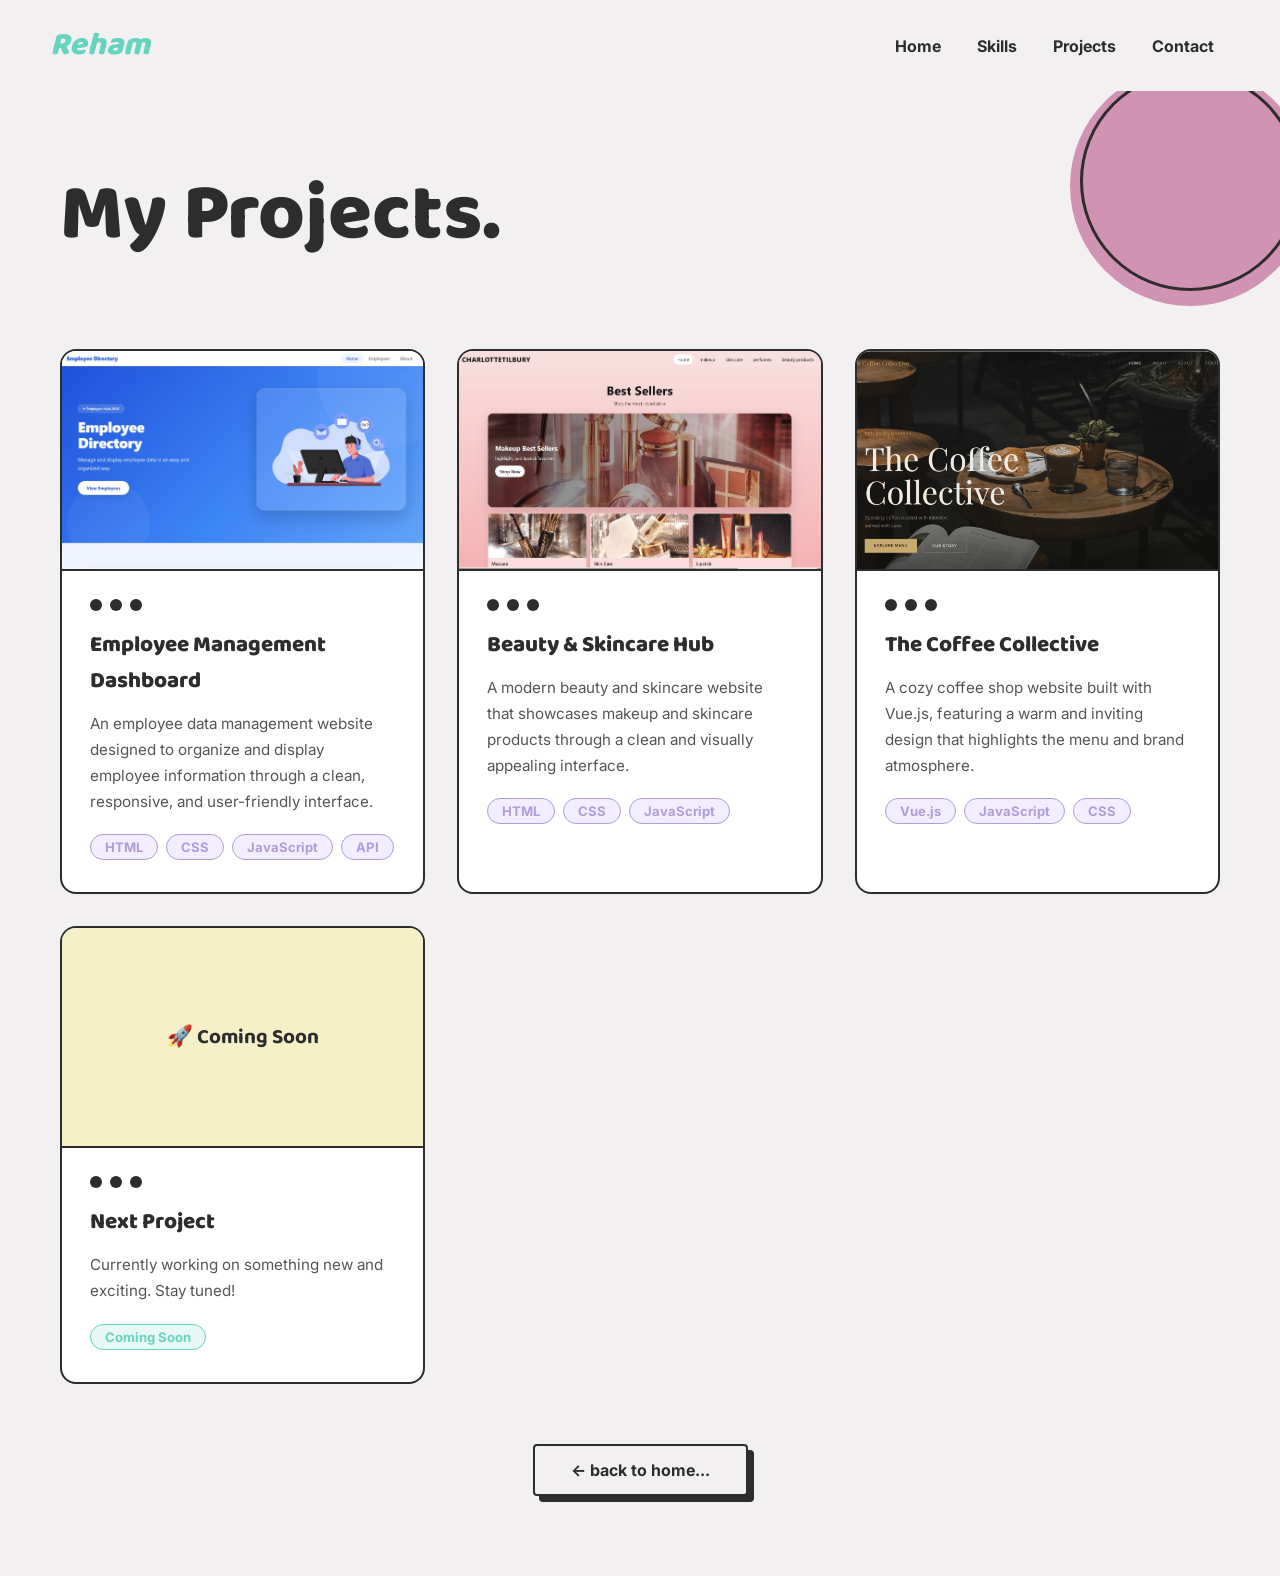
<file: project.html>
<!DOCTYPE html>
<html lang="en">
<head>
  <meta charset="UTF-8" />
  <meta name="viewport" content="width=device-width, initial-scale=1.0" />
  <title>Projects - Reham</title>
  <link rel="preconnect" href="https://fonts.googleapis.com">
  <link rel="preconnect" href="https://fonts.gstatic.com" crossorigin>
  <link href="https://fonts.googleapis.com/css2?family=Baloo+2:wght@400;600;700;800&family=Inter:wght@400;500;600;700;800&display=swap" rel="stylesheet">
  <link rel="stylesheet" href="project.css" />
</head>
<body>

  <!-- NAVBAR -->
  <nav class="navbar">
    <a href="index.html" class="nav-logo">Reham</a>
    <button class="hamburger-btn" id="hamburgerBtn" aria-label="فتح القائمة">
      <span></span><span></span><span></span>
    </button>
    <div class="nav-links" id="navLinks">
      <a href="index.html" data-text="Home">Home</a>
      <a href="skills.html" data-text="Skills">Skills</a>
      <a href="project.html" data-text="Projects">Projects</a>
      <a href="index.html#contact" data-text="Contact">Contact</a>
    </div>
  </nav>

  <!-- TITLE -->
  <div class="page-header">
    <div class="circle"></div>
    <div class="circle-outline"></div>
    <h1 class="main-title">My Projects.</h1>
  </div>

  <!-- PROJECTS GRID -->
  <div class="projects-wrap">

    <!-- Project 1: Employee Dashboard -->
    <a href="https://rehamm333.github.io/employee-dashboard/" target="_blank" class="project-card">
      <div class="project-img">
        <img src="img.jpeg" alt="Employee Management Dashboard" />
      </div>
      <div class="project-info">
        <div class="card-dots"><span></span><span></span><span></span></div>
        <h3 class="project-title">Employee Management Dashboard</h3>
        <p class="project-desc">
          An employee data management website designed to organize and display
          employee information through a clean, responsive, and user-friendly interface.
        </p>
        <div class="tech-tags">
          <span>HTML</span>
          <span>CSS</span>
          <span>JavaScript</span>
          <span>API</span>
        </div>
      </div>
    </a>

    <!-- Project 2: Beauty & Skincare (Veloura) -->
    <a href="https://rehamm333.github.io/Veloura-Beauty/" target="_blank" class="project-card">
      <div class="project-img">
        <img src="img2.jpeg" alt="Beauty & Skincare Hub" />
      </div>
      <div class="project-info">
        <div class="card-dots"><span></span><span></span><span></span></div>
        <h3 class="project-title">Beauty & Skincare Hub</h3>
        <p class="project-desc">
          A modern beauty and skincare website that showcases makeup and skincare
          products through a clean and visually appealing interface.
        </p>
        <div class="tech-tags">
          <span>HTML</span>
          <span>CSS</span>
          <span>JavaScript</span>
        </div>
      </div>
    </a>

    <!-- Project 3: The Coffee Collective -->
    <a href="https://rehamm333.github.io/coffee-collective/" target="_blank" class="project-card">
      <div class="project-img">
        <img src="img3.png" alt="The Coffee Collective" />
      </div>
      <div class="project-info">
        <div class="card-dots"><span></span><span></span><span></span></div>
        <h3 class="project-title">The Coffee Collective</h3>
        <p class="project-desc">
          A cozy coffee shop website built with Vue.js, featuring a warm and inviting
          design that highlights the menu and brand atmosphere.
        </p>
        <div class="tech-tags">
          <span>Vue.js</span>
          <span>JavaScript</span>
          <span>CSS</span>
        </div>
      </div>
    </a>

    <!-- Project 4: Next Project (Coming Soon) -->
    <div class="project-card coming-soon no-link">
      <div class="project-img empty-img">
        <p>🚀 Coming Soon</p>
      </div>
      <div class="project-info">
        <div class="card-dots"><span></span><span></span><span></span></div>
        <h3 class="project-title">Next Project</h3>
        <p class="project-desc">Currently working on something new and exciting. Stay tuned!</p>
        <div class="tech-tags">
          <span>Coming Soon</span>
        </div>
      </div>
    </div>

  </div>

  <!-- BACK BUTTON -->
  <div class="btn-wrap">
    <a href="index.html" class="back-btn">← back to home...</a>
  </div>

  <script>
    // ===== HAMBURGER MENU =====
    const hamburgerBtn = document.getElementById('hamburgerBtn');
    const navLinks = document.getElementById('navLinks');

    if (hamburgerBtn && navLinks) {
      hamburgerBtn.addEventListener('click', () => {
        navLinks.classList.toggle('nav-open');
      });

      navLinks.querySelectorAll('a').forEach(link => {
        link.addEventListener('click', () => {
          navLinks.classList.remove('nav-open');
        });
      });

      document.addEventListener('click', (e) => {
        if (!hamburgerBtn.contains(e.target) && !navLinks.contains(e.target)) {
          navLinks.classList.remove('nav-open');
        }
      });
    }
  </script>

</body>
</html>
</file>
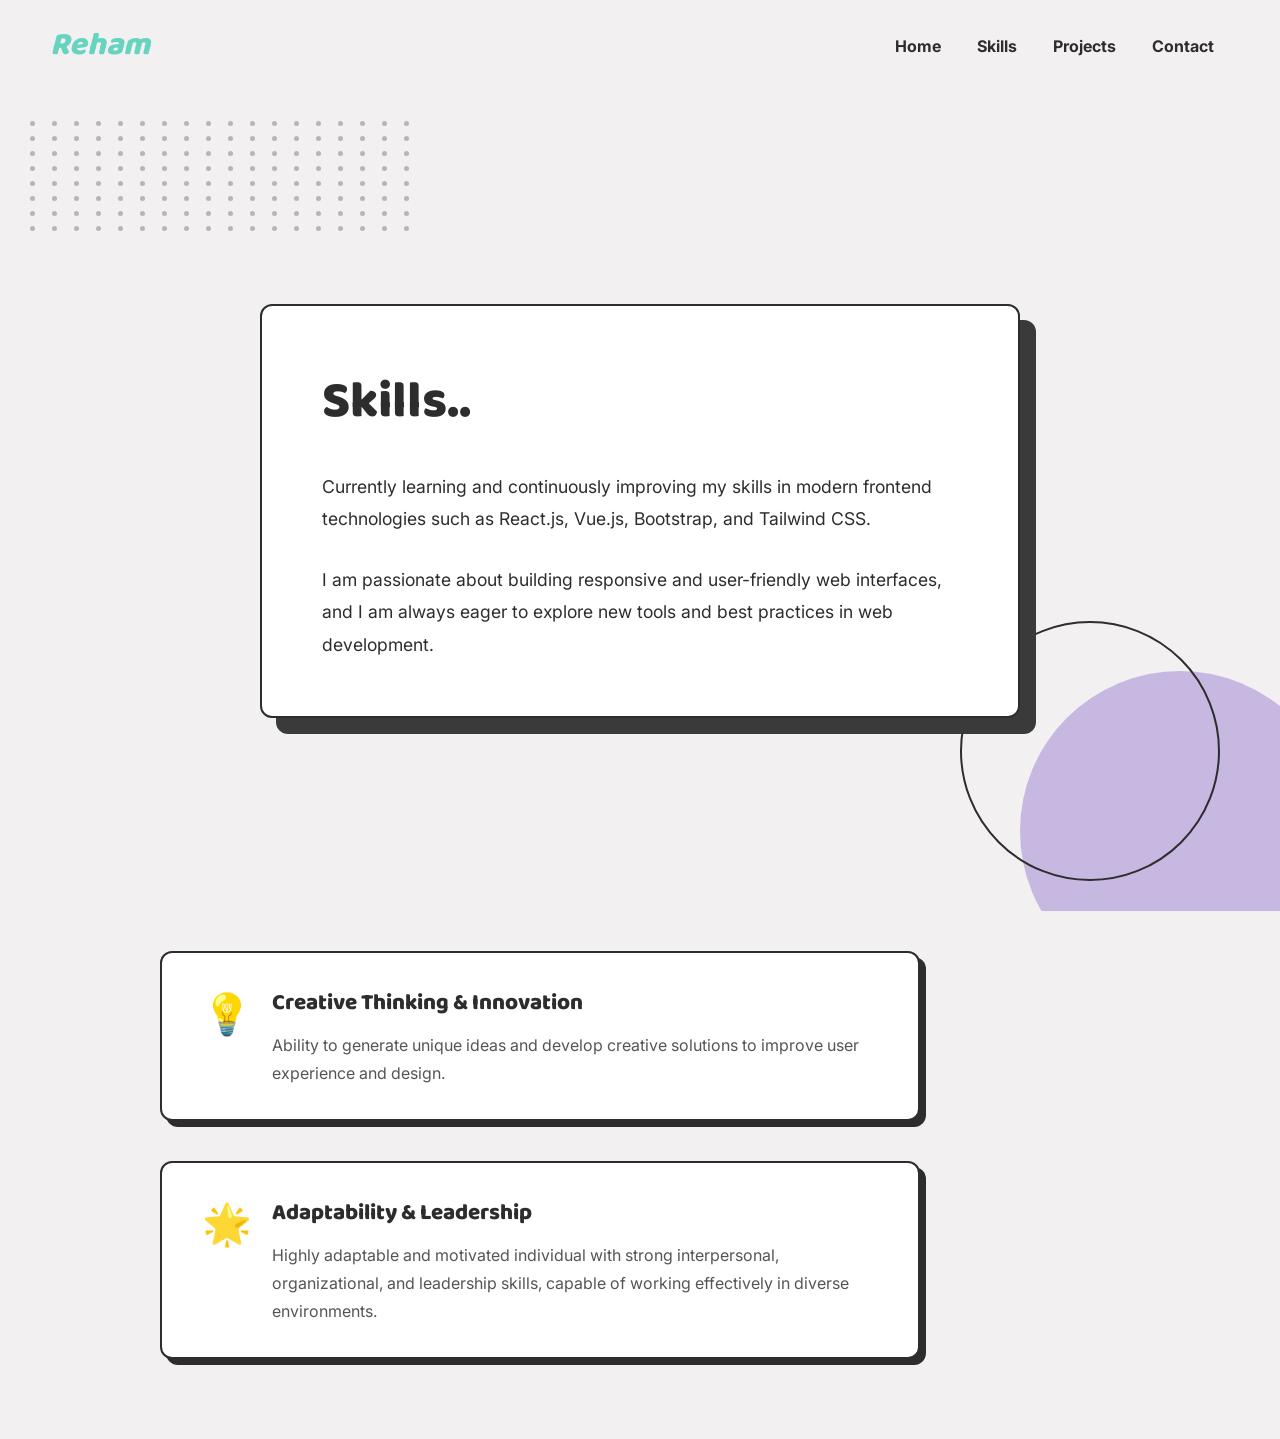
<file: skills.html>
<!DOCTYPE html>
<html lang="en">
<head>
  <meta charset="UTF-8" />
  <meta name="viewport" content="width=device-width, initial-scale=1.0" />
  <title>Skills - Reham</title>
  <link rel="preconnect" href="https://fonts.googleapis.com">
  <link rel="preconnect" href="https://fonts.gstatic.com" crossorigin>
  <link href="https://fonts.googleapis.com/css2?family=Baloo+2:wght@400;600;700;800&family=Inter:wght@400;500;600;700;800&display=swap" rel="stylesheet">
  <link rel="stylesheet" href="skills.css" />
</head>
<body>

  <!-- NAVBAR -->
  <nav class="navbar">
    <a href="index.html" class="nav-logo">Reham</a>
    <button class="hamburger-btn" id="hamburgerBtn" aria-label="فتح القائمة">
      <span></span><span></span><span></span>
    </button>
    <div class="nav-links" id="navLinks">
      <a href="index.html" data-text="Home">Home</a>
      <a href="skills.html" data-text="Skills">Skills</a>
      <a href="project.html" data-text="Projects">Projects</a>
      <a href="index.html#contact" data-text="Contact">Contact</a>
    </div>
  </nav>

  <!-- HERO CARD -->
  <div class="page">

    <div class="dots">
      <script>
        for(let i = 0; i < 144; i++) document.write('<span></span>');
      </script>
    </div>

    <div class="circle"></div>
    <div class="circle-outline"></div>

    <div class="card-box">
      <div class="card-shadow"></div>
      <div class="card">
        <h2 class="skills-heading">Skills..</h2>
        <p>
          Currently learning and continuously improving my skills in modern frontend technologies
          such as React.js, Vue.js, Bootstrap, and Tailwind CSS.
        </p>
        <p class="card-p2">
          I am passionate about building responsive and user-friendly web interfaces,
          and I am always eager to explore new tools and best practices in web development.
        </p>
      </div>
    </div>

  </div>

  <!-- مربع ثاني -->
  <div class="extra-box-wrap">
    <div class="extra-box">
      <div class="extra-icon">💡</div>
      <div class="extra-text">
        <h3>Creative Thinking & Innovation</h3>
        <p>Ability to generate unique ideas and develop creative solutions to improve user experience and design.</p>
      </div>
    </div>
  </div>

  <!-- مربع ثالث -->
  <div class="extra-box-wrap">
    <div class="extra-box">
      <div class="extra-icon">🌟</div>
      <div class="extra-text">
        <h3>Adaptability & Leadership</h3>
        <p>Highly adaptable and motivated individual with strong interpersonal, organizational, and leadership skills, capable of working effectively in diverse environments.</p>
      </div>
    </div>
  </div>

  <script>
    // ===== HAMBURGER MENU =====
    const hamburgerBtn = document.getElementById('hamburgerBtn');
    const navLinks = document.getElementById('navLinks');

    if (hamburgerBtn && navLinks) {
      hamburgerBtn.addEventListener('click', () => {
        navLinks.classList.toggle('nav-open');
      });

      navLinks.querySelectorAll('a').forEach(link => {
        link.addEventListener('click', () => {
          navLinks.classList.remove('nav-open');
        });
      });

      document.addEventListener('click', (e) => {
        if (!hamburgerBtn.contains(e.target) && !navLinks.contains(e.target)) {
          navLinks.classList.remove('nav-open');
        }
      });
    }
  </script>

</body>
</html>
</file>
<file: project.css>
* { margin: 0; padding: 0; box-sizing: border-box; }

body {
  font-family: 'Inter', sans-serif;
  background: #f3f0f2;
  min-height: 100vh;
  overflow-x: hidden;
}

/* ===== NAVBAR ===== */
.navbar {
  display: flex;
  justify-content: space-between;
  align-items: center;
  padding: 20px 50px;
  background: #f3f0f2;
}

.nav-logo {
  font-family: 'Baloo 2', cursive;
  font-size: 2rem;
  font-weight: 800;
  color: #67d4c0;
  text-decoration: none;
  font-style: italic;
}

.nav-links { display: flex; gap: 4px; }

.nav-links a {
  text-decoration: none;
  color: #2d2d2d;
  font-size: 1rem;
  font-weight: 700;
  padding: 6px 16px;
  border-radius: 50px;
  position: relative;
  display: inline-block;
  transition: color 0.2s;
}

.nav-links a::after {
  content: '';
  position: absolute;
  bottom: 2px; left: 16px; right: 16px;
  height: 2.5px;
  background: #2d2d2d;
  border-radius: 2px;
  transform: scaleX(0);
  transform-origin: center;
  transition: transform 0.25s ease;
  z-index: 1;
}

.nav-links a:hover::after { transform: scaleX(1); }

.nav-links a::before {
  content: attr(data-text);
  position: absolute;
  inset: 0;
  display: flex;
  align-items: center;
  justify-content: center;
  color: #b19cd9;
  font-size: 1rem;
  font-weight: 700;
  opacity: 0;
  transform: scale(1.2);
  transition: opacity 0.2s, transform 0.2s;
  pointer-events: none;
  z-index: 0;
}

.nav-links a:hover { color: transparent; }
.nav-links a:hover::before { opacity: 1; transform: scale(1); }

/* ===== PAGE HEADER ===== */
.page-header {
  padding: 60px 60px 40px;
  position: relative;
  overflow: hidden;
  min-height: 220px;
  display: flex;
  align-items: center;
}

.circle {
  position: absolute;
  top: -25px;
  right: -30px;
  width: 240px;
  height: 240px;
  border-radius: 50%;
  background: #d193b3;
  z-index: 0;
}

.circle-outline {
  position: absolute;
  top: -20px;
  right: -20px;
  width: 220px;
  height: 220px;
  border-radius: 50%;
  border: 3px solid #2d2d2d;
  background: transparent;
  z-index: 1;
}

.main-title {
  font-family: 'Baloo 2', cursive;
  font-size: 5rem;
  font-weight: 800;
  color: #2d2d2d;
  display: inline;
  position: relative;
  z-index: 2;
  background-image: linear-gradient(#f9c5c5, #f9c5c5);
  background-size: 0% 40%;
  background-repeat: no-repeat;
  background-position: 0 88%;
  transition: background-size 0.3s ease;
  cursor: default;
}

.main-title:hover { background-size: 60% 40%; }

/* ===== PROJECTS GRID ===== */
.projects-wrap {
  padding: 30px 60px 0;
  display: grid;
  grid-template-columns: repeat(auto-fit, minmax(340px, 1fr));
  gap: 32px;
  max-width: 1300px;
  margin: 0 auto;
}

.project-card {
  background: #ffffff;
  border: 2.5px solid #2d2d2d;
  border-radius: 16px;
  overflow: hidden;
  transition: transform 0.3s ease, box-shadow 0.3s ease;
  cursor: pointer;
  display: block;
  text-decoration: none;
  color: inherit;
}

.project-card:hover {
  transform: scale(1.03);
  box-shadow: 7px 7px 0px #2d2d2d;
}

.no-link { cursor: default; }

.project-img {
  width: 100%;
  height: 220px;
  overflow: hidden;
  border-bottom: 2.5px solid #2d2d2d;
}

.project-img img {
  width: 100%;
  height: 100%;
  object-fit: cover;
  transition: transform 0.4s ease;
}

.project-card:hover .project-img img { transform: scale(1.06); }

.empty-img {
  background: #f5f0c8;
  display: flex;
  align-items: center;
  justify-content: center;
  font-family: 'Baloo 2', cursive;
  font-size: 1.3rem;
  font-weight: 700;
  color: #2d2d2d;
}

.project-info { padding: 28px 28px 32px; }

.card-dots {
  display: flex;
  gap: 8px;
  margin-bottom: 16px;
}

.card-dots span {
  width: 12px; height: 12px;
  border-radius: 50%;
  background: #2d2d2d;
  display: block;
}

.project-title {
  font-family: 'Baloo 2', cursive;
  font-size: 1.4rem;
  font-weight: 800;
  color: #2d2d2d;
  margin-bottom: 12px;
  display: inline;
  background-image: linear-gradient(#f9c5c5, #f9c5c5);
  background-size: 0% 45%;
  background-repeat: no-repeat;
  background-position: 0 90%;
  transition: background-size 0.3s ease;
}

.project-card:hover .project-title { background-size: 100% 45%; }

.project-desc {
  font-size: 0.95rem;
  color: #555;
  line-height: 1.7;
  margin-top: 12px;
  margin-bottom: 20px;
  transition: color 0.3s ease;
}

.project-card:hover .project-desc { color: #b19cd9; }

.tech-tags {
  display: flex;
  flex-wrap: wrap;
  gap: 8px;
}

.tech-tags span {
  font-size: 0.82rem;
  font-weight: 700;
  color: #b19cd9;
  background: #f3eeff;
  padding: 4px 14px;
  border-radius: 50px;
  border: 1.5px solid #b19cd9;
}

.coming-soon .tech-tags span {
  color: #67d4c0;
  background: #e8f8f5;
  border-color: #67d4c0;
}

/* ===== BACK BTN ===== */
.btn-wrap {
  display: flex;
  justify-content: center;
  padding: 60px 0 80px;
}

.back-btn {
  text-decoration: none;
  color: #2d2d2d;
  font-family: 'Inter', sans-serif;
  font-size: 1rem;
  font-weight: 700;
  padding: 14px 36px;
  border: 2.5px solid #2d2d2d;
  border-radius: 4px;
  background: #f3f0f2;
  box-shadow: 6px 6px 0px #2d2d2d;
  transition: box-shadow 0.2s, transform 0.2s;
  display: inline-block;
}

.back-btn:hover {
  box-shadow: 2px 2px 0px #2d2d2d;
  transform: translate(4px, 4px);
}

/* ===== RESPONSIVE ===== */
@media (max-width: 768px) {
  .navbar { padding: 16px 20px; }
  .page-header { padding: 40px 20px; min-height: 150px; }
  .main-title { font-size: 3.5rem; }
  .circle, .circle-outline { display: none; }
  .projects-wrap { padding: 30px 20px 0; grid-template-columns: 1fr; }
}


/* ===== HAMBURGER MENU (Projects Page) ===== */
.hamburger-btn {
  display: none;
  flex-direction: column;
  justify-content: center;
  gap: 5px;
  width: 34px;
  height: 34px;
  background: none;
  border: none;
  cursor: pointer;
  padding: 4px;
}
.hamburger-btn span {
  display: block;
  width: 100%;
  height: 3px;
  background: #2d2d2d;
  border-radius: 2px;
}

@media (max-width: 768px) {
  .navbar { position: relative; }
  .hamburger-btn { display: flex; }

  .nav-links {
    display: none;
    position: absolute;
    top: 56px;
    right: 20px;
    background: #ffffff;
    border: 2px solid #2d2d2d;
    border-radius: 10px;
    box-shadow: 5px 5px 0px #2d2d2d;
    padding: 10px 8px;
    flex-direction: column;
    align-items: stretch;
    gap: 4px;
    z-index: 50;
    min-width: 150px;
  }
  .nav-links.nav-open { display: flex; }

  .nav-links a {
    text-align: center;
    padding: 8px 10px;
  }
}
</file>
<file: skills.css>
* { margin: 0; padding: 0; box-sizing: border-box; }

body {
  font-family: 'Inter', sans-serif;
  background: #f3f0f2;
  min-height: 100vh;
  overflow-x: hidden;
}

/* ===== NAVBAR ===== */
.navbar {
  display: flex;
  justify-content: space-between;
  align-items: center;
  padding: 20px 50px;
  background: #f3f0f2;
}

.nav-logo {
  font-family: 'Baloo 2', cursive;
  font-size: 2rem;
  font-weight: 800;
  color: #67d4c0;
  text-decoration: none;
  font-style: italic;
}

.nav-links {
  display: flex;
  gap: 4px;
}

.nav-links a {
  text-decoration: none;
  color: #2d2d2d;
  font-size: 1rem;
  font-weight: 700;
  padding: 6px 16px;
  border-radius: 50px;
  position: relative;
  display: inline-block;
  transition: color 0.2s;
}

.nav-links a::after {
  content: '';
  position: absolute;
  bottom: 2px; left: 16px; right: 16px;
  height: 2.5px;
  background: #2d2d2d;
  border-radius: 2px;
  transform: scaleX(0);
  transform-origin: center;
  transition: transform 0.25s ease;
  z-index: 1;
}

.nav-links a:hover::after { transform: scaleX(1); }

.nav-links a::before {
  content: attr(data-text);
  position: absolute;
  inset: 0;
  display: flex;
  align-items: center;
  justify-content: center;
  color: #b19cd9;
  font-size: 1rem;
  font-weight: 700;
  opacity: 0;
  transform: scale(1.2);
  transition: opacity 0.2s, transform 0.2s;
  pointer-events: none;
  z-index: 0;
}

.nav-links a:hover { color: transparent; }
.nav-links a:hover::before { opacity: 1; transform: scale(1); }

/* ===== PAGE ===== */
.page {
  position: relative;
  min-height: calc(100vh - 80px);
  display: flex;
  align-items: center;
  justify-content: flex-start;
  padding: 60px 40px 40px 260px;
  overflow: hidden;
}

/* ===== نقاط ===== */
.dots {
  position: absolute;
  top: 30px;
  left: 30px;
  display: grid;
  grid-template-columns: repeat(18, 12px);
  gap: 10px;
  z-index: 0;
}

.dots span {
  width: 5px;
  height: 5px;
  border-radius: 50%;
  background: #2d2d2d;
  opacity: 0.3;
  display: block;
}

/* ===== دوائر ===== */
.circle {
  position: absolute;
  bottom: -80px;
  right: -60px;
  width: 320px;
  height: 320px;
  border-radius: 50%;
  background: #b19cd9;
  opacity: 0.65;
  z-index: 0;
}

.circle-outline {
  position: absolute;
  bottom: 30px;
  right: 60px;
  width: 260px;
  height: 260px;
  border-radius: 50%;
  border: 2.5px solid #2d2d2d;
  background: transparent;
  z-index: 1;
}

/* ===== CARD ===== */
.card-box {
  position: relative;
  z-index: 2;
  max-width: 760px;
  width: 100%;
  overflow: visible;
  transition: transform 0.3s ease;
}

.card-box:hover {
  transform: scale(1.02);
}

.card-shadow {
  position: absolute;
  top: 16px;
  left: 16px;
  width: 100%;
  height: 100%;
  background: #3a3a3a;
  border-radius: 12px;
  z-index: 0;
}

.card {
  position: relative;
  z-index: 1;
  background: #ffffff;
  border: 2.5px solid #2d2d2d;
  border-radius: 12px;
  padding: 55px 60px;
}

.card h2 {
  font-family: 'Baloo 2', cursive;
  font-size: 3.2rem;
  font-weight: 800;
  color: #2d2d2d;
  display: inline;
  background-image: linear-gradient(#f9c5c5, #f9c5c5);
  background-size: 0% 40%;
  background-repeat: no-repeat;
  background-position: 0 88%;
  transition: background-size 0.3s ease;
}

.card:hover h2 {
  background-size: 55% 40%;
}

.card p {
  font-size: 1.1rem;
  color: #2d2d2d;
  line-height: 1.85;
  margin-top: 28px;
}

.card-p2 { margin-top: 20px; }

/* ===== RESPONSIVE ===== */
@media (max-width: 1100px) {
  .page { padding: 60px 40px; justify-content: center; }
}

@media (max-width: 768px) {
  .navbar { padding: 16px 20px; }
  .page { padding: 40px 20px; }
  .card { padding: 36px 30px; }
  .card h2 { font-size: 2.4rem; }
  .dots { display: none; }
  .circle, .circle-outline { display: none; }
}

/* ===== EXTRA BOX ===== */
.extra-box-wrap {
  display: flex;
  justify-content: flex-start;
  padding: 0 40px 0 160px;
  margin-top: 40px;
  margin-bottom: 0;
}

.extra-box-wrap + .extra-box-wrap {
  margin-top: 40px;
}

.extra-box-wrap:last-of-type {
  margin-bottom: 80px;
}

.extra-box {
  display: flex;
  align-items: flex-start;
  gap: 20px;
  max-width: 760px;
  width: 100%;
  background: #ffffff;
  border: 2.5px solid #2d2d2d;
  border-radius: 12px;
  padding: 32px 40px;
  box-shadow: 6px 6px 0px #2d2d2d;
  transition: transform 0.3s ease;
}

.extra-box:hover { transform: scale(1.01); }

.extra-icon {
  font-size: 2.5rem;
  flex-shrink: 0;
  margin-top: 4px;
}

.extra-text h3 {
  font-family: 'Baloo 2', cursive;
  font-size: 1.4rem;
  font-weight: 800;
  color: #2d2d2d;
  margin-bottom: 10px;
  display: inline;
  background-image: linear-gradient(#f9c5c5, #f9c5c5);
  background-size: 0% 40%;
  background-repeat: no-repeat;
  background-position: 0 90%;
  transition: background-size 0.3s ease;
}

.extra-box:hover .extra-text h3 { background-size: 100% 40%; }

.extra-text p {
  font-size: 1rem;
  color: #555;
  line-height: 1.75;
  margin-top: 10px;
}

.extra-box-wrap:last-of-type {
  margin-bottom: 80px;
}

@media (max-width: 768px) {
  .extra-box-wrap { padding: 0 20px 20px; }
  .extra-box { padding: 24px 20px; flex-direction: column; }
}

/* ===== HAMBURGER MENU (Skills Page) ===== */
.hamburger-btn {
  display: none;
  flex-direction: column;
  justify-content: center;
  gap: 5px;
  width: 34px;
  height: 34px;
  background: none;
  border: none;
  cursor: pointer;
  padding: 4px;
}
.hamburger-btn span {
  display: block;
  width: 100%;
  height: 3px;
  background: #2d2d2d;
  border-radius: 2px;
}

@media (max-width: 768px) {
  .navbar { position: relative; }
  .hamburger-btn { display: flex; }

  .nav-links {
    display: none;
    position: absolute;
    top: 56px;
    right: 20px;
    background: #ffffff;
    border: 2px solid #2d2d2d;
    border-radius: 10px;
    box-shadow: 5px 5px 0px #2d2d2d;
    padding: 10px 8px;
    flex-direction: column;
    align-items: stretch;
    gap: 4px;
    z-index: 50;
    min-width: 150px;
  }
  .nav-links.nav-open { display: flex; }

  .nav-links a {
    text-align: center;
    padding: 8px 10px;
  }
}
</file>
